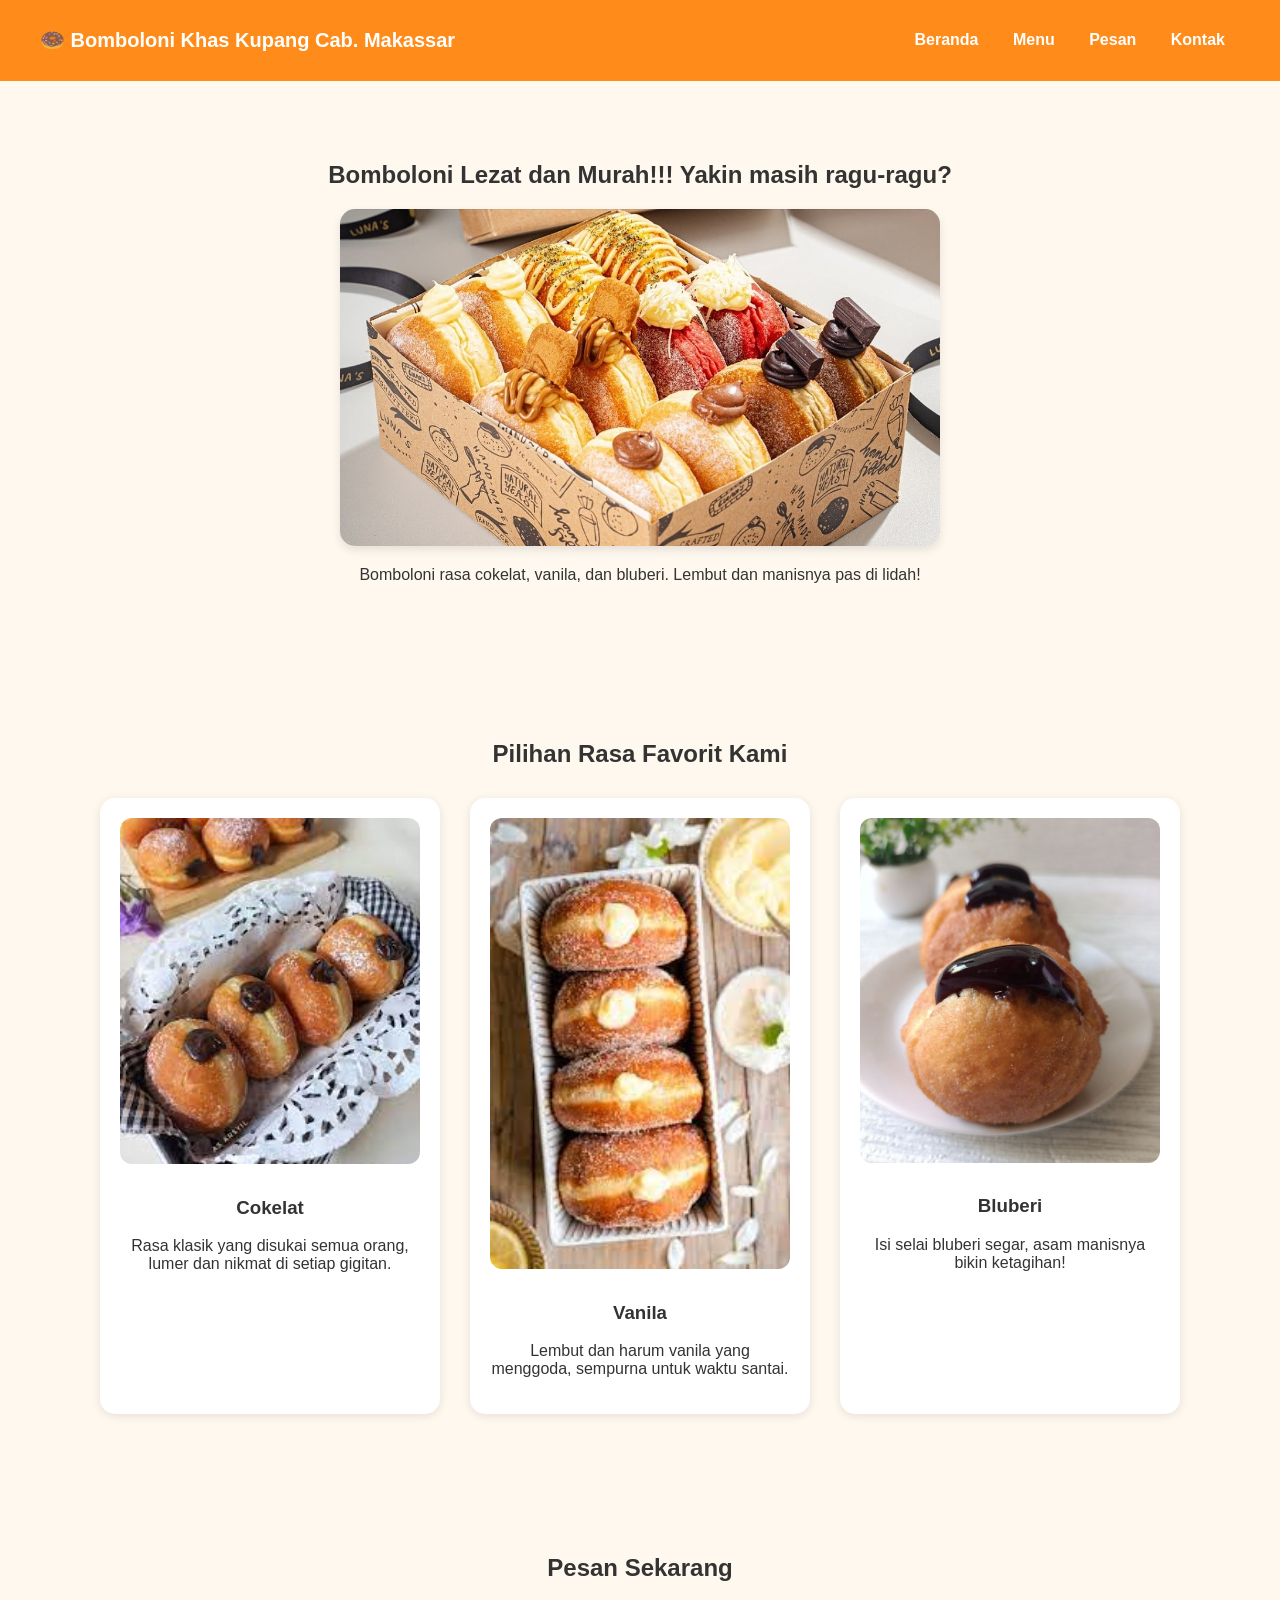
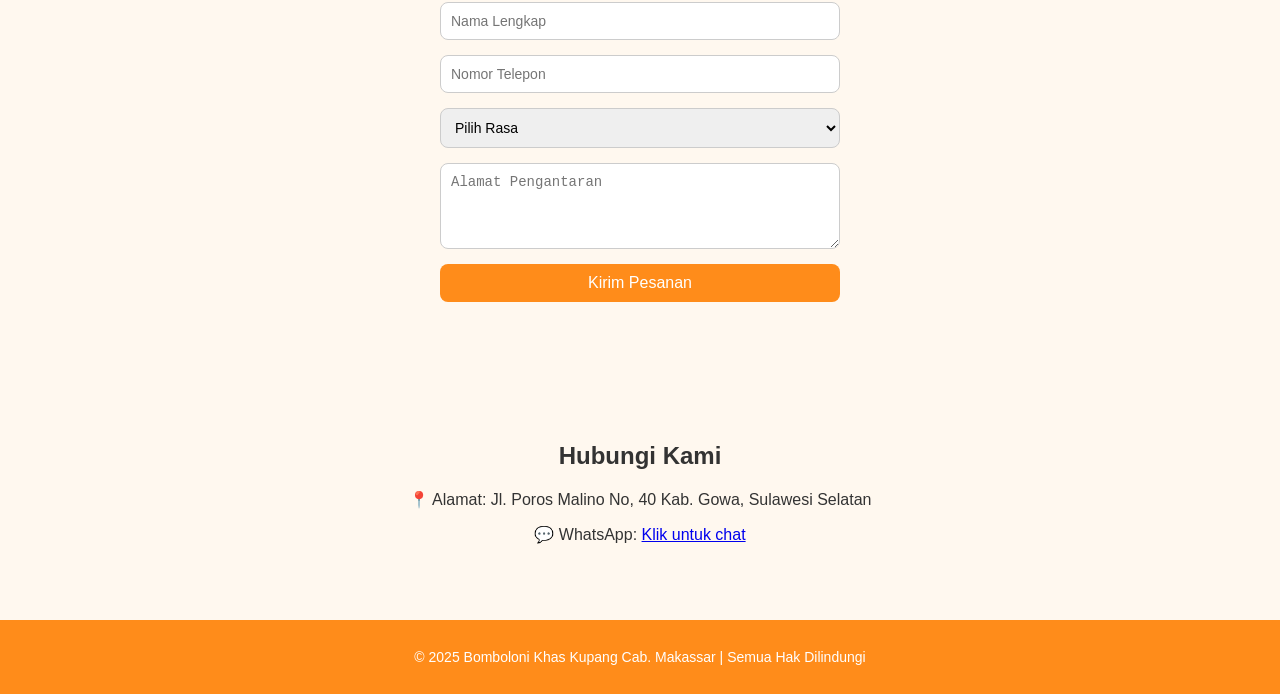
<file: index.html>
<!DOCTYPE html>
<html lang="id">
<head>
  <meta charset="UTF-8">
  <meta name="viewport" content="width=device-width, initial-scale=1.0">
  <title>Bomboloni Khas Kupang Cab. Makassar</title>
  <style>
    body {
      font-family: 'Segoe UI', sans-serif;
      background-color: #fff8ef;
      margin: 0;
      padding: 0;
      color: #333;
    }

    header {
      background-color: #ff8c1a;
      color: white;
      padding: 15px 40px;
      display: flex;
      justify-content: space-between;
      align-items: center;
      position: sticky;
      top: 0;
      z-index: 10;
    }

    header h1 {
      font-size: 20px;
    }

    nav a {
      color: white;
      text-decoration: none;
      margin: 0 15px;
      font-weight: bold;
    }

    nav a:hover {
      text-decoration: underline;
    }

    section {
      padding: 60px 20px;
      text-align: center;
    }

    /* Beranda */
     #beranda img  {
      width: 60%;
      max-width: 600px;
      border-radius: 15px;
      box-shadow: 0 4px 10px rgba(0,0,0,0.1);
    }

    /* Menu */
    .menu-container {
      display: flex;
      justify-content: center;
      flex-wrap: wrap;
      gap: 30px;
      margin-top: 30px;
    }

    .menu-item {
      background: white;
      border-radius: 15px;
      padding: 20px;
      width: 300px;
      box-shadow: 0 2px 10px rgba(0,0,0,0.1);
      transition: transform 0.3s;
    }

    .menu-item:hover {
      transform: scale(1.05);
    }

    .menu-item img {
      width: 100%;
      border-radius: 12px;
      margin-bottom: 10px;
    }

    /* Pesan */
    form {
      max-width: 400px;
      margin: auto;
      display: flex;
      flex-direction: column;
      gap: 15px;
    }

    input, select, textarea {
      padding: 10px;
      border: 1px solid #ccc;
      border-radius: 8px;
      font-size: 14px;
    }

    button {
      background-color: #ff8c1a;
      color: white;
      border: none;
      padding: 10px;
      border-radius: 8px;
      font-size: 16px;
      cursor: pointer;
      transition: background-color 0.3s;
    }

    button:hover {
      background-color: #e67600;
    }

    footer {
      background-color: #ff8c1a;
      color: white;
      text-align: center;
      padding: 15px;
      font-size: 14px;
    }
  </style>
</head>

<body>
  <header>
    <h1>🍩 Bomboloni Khas Kupang Cab. Makassar</h1>
    <nav>
      <a href="#beranda">Beranda</a>
      <a href="#menu">Menu</a>
      <a href="#pesan">Pesan</a>
      <a href="#kontak">Kontak</a>
    </nav>
  </header>

  <!-- BERANDA -->
  <section id="beranda">
    <h2>Bomboloni Lezat dan Murah!!! Yakin masih ragu-ragu?</h2>
    <img src="Bomboloni.jpeg" alt
         onerror="this.onerror=null;this.src='https://via.placeholder.com/600x400?text=Bomboloni';">
    <p>Bomboloni rasa cokelat, vanila, dan bluberi. Lembut dan manisnya pas di lidah!</p>
  </section>

  <!-- MENU -->
  <section id="menu">
    <h2>Pilihan Rasa Favorit Kami</h2>
    <div class="menu-container">
      <div class="menu-item">
        <img src="bomboloni cokelat.jpg" alt="Bomboloni Cokelat"
             onerror="this.onerror=null;this.src='https://via.placeholder.com/400x250?text=Cokelat';">
        <h3>Cokelat</h3>
        <p>Rasa klasik yang disukai semua orang, lumer dan nikmat di setiap gigitan.</p>
      </div>

      <div class="menu-item">
        <img src="bomboloni vanila.jpg" alt="Bomboloni Vanila"
             onerror="this.onerror=null;this.src='https://via.placeholder.com/400x250?text=Vanila';">
        <h3>Vanila</h3>
        <p>Lembut dan harum vanila yang menggoda, sempurna untuk waktu santai.</p>
      </div>

      <div class="menu-item">
        <img src="bomboloni bluberi.jpg" alt="Bomboloni Bluberi"
             onerror="this.onerror=null;this.src='https://via.placeholder.com/400x250?text=Bluberi';">
        <h3>Bluberi</h3>
        <p>Isi selai bluberi segar, asam manisnya bikin ketagihan!</p>
      </div>
    </div>
  </section>

  <!-- PESAN -->
  <section id="pesan">
    <h2>Pesan Sekarang</h2>
    <form onsubmit="return confirm('Pesanan Anda telah dikirim!')">
      <input type="text" placeholder="Nama Lengkap" required>
      <input type="tel" placeholder="Nomor Telepon" required>
      <select required>
        <option value="">Pilih Rasa</option>
        <option value="cokelat">Cokelat</option>
        <option value="vanila">Vanila</option>
        <option value="bluberi">Bluberi</option>
      </select>
      <textarea rows="4" placeholder="Alamat Pengantaran" required></textarea>
      <button type="submit">Kirim Pesanan</button>
    </form>
  </section>

  <!-- KONTAK -->
  <section id="kontak">
    <h2>Hubungi Kami</h2>
    <p>📍 Alamat: Jl. Poros Malino No, 40 Kab. Gowa, Sulawesi Selatan</p>
    <p> 💬 WhatsApp: <a href="https://wa.me/6281355675672" target="_blank">Klik untuk chat</a><br>
  </section>

  <footer>
    <p>© 2025 Bomboloni Khas Kupang Cab. Makassar | Semua Hak Dilindungi</p>
  </footer>

<script>
  // ====== DATA MENU (DINAMIS) ======
  const dataMenu = [
    {
      nama: "Cokelat",
      deskripsi: "Rasa klasik yang disukai semua orang, lumer dan nikmat di setiap gigitan."
    },
    {
      nama: "Vanila",
      deskripsi: "Lembut dan harum vanila yang menggoda, sempurna untuk waktu santai."
    },
    {
      nama: "Bluberi",
      deskripsi: "Isi selai bluberi segar, asam manisnya bikin ketagihan!"
    }
  ];

  // ====== FORM PESAN DINAMIS ======
  const form = document.querySelector("form");

  form.addEventListener("submit", function (e) {
    e.preventDefault(); // cegah reload halaman

    const nama = form.querySelector('input[type="text"]').value;
    const telp = form.querySelector('input[type="tel"]').value;
    const rasa = form.querySelector("select").value;
    const alamat = form.querySelector("textarea").value;

    if (!nama || !telp || !rasa || !alamat) {
      alert("Mohon lengkapi semua data!");
      return;
    }

    // Ringkasan pesanan (DINAMIS)
    alert(
      "Pesanan Berhasil!\n\n" +
      "Nama: " + nama + "\n" +
      "Rasa: " + rasa + "\n" +
      "Alamat: " + alamat
    );

    // Kirim otomatis ke WhatsApp
    const pesanWA = 
      `Halo, saya ${nama}%0A` +
      `Pesan Bomboloni rasa ${rasa}%0A` +
      `Alamat: ${alamat}%0A` +
      `No HP: ${telp}`;

    window.open(
      "https://wa.me/6281355675672?text=" + pesanWA,
      "_blank"
    );

    form.reset(); // kosongkan form
  });

  // ====== NAVIGASI HALUS (SMOOTH SCROLL) ======
  document.querySelectorAll("nav a").forEach(link => {
    link.addEventListener("click", function (e) {
      e.preventDefault();
      const target = document.querySelector(this.getAttribute("href"));
      target.scrollIntoView({ behavior: "smooth" });
    });
  });
</script>

</body>
</html>
</file>
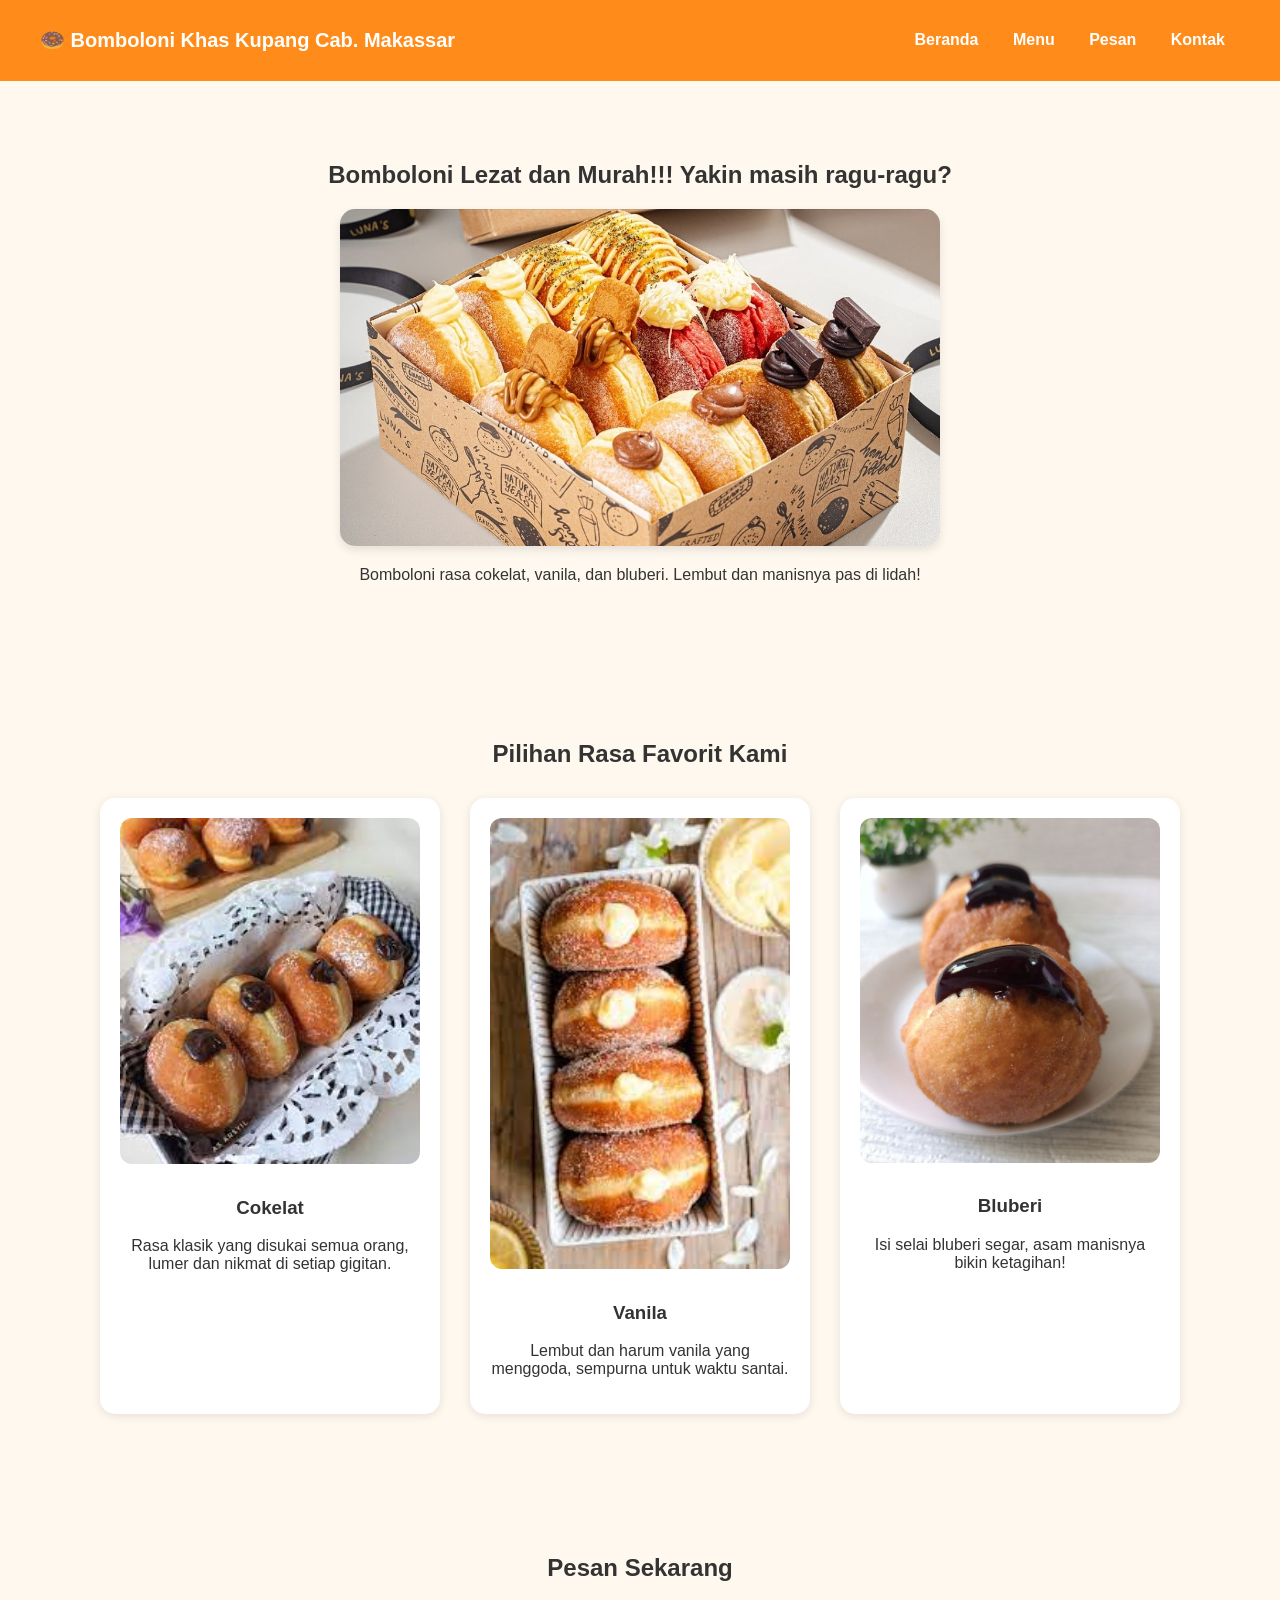
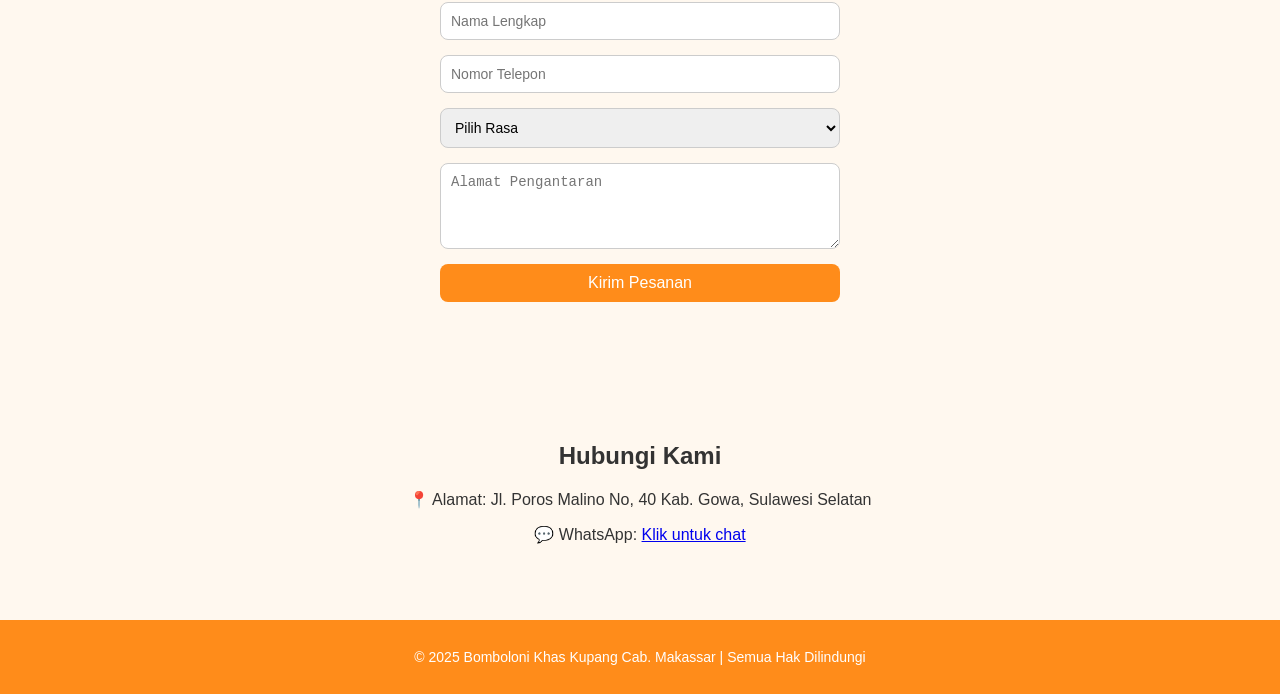
<file: kk.html>
<!DOCTYPE html>
<html lang="id">
<head>
  <meta charset="UTF-8">
  <meta name="viewport" content="width=device-width, initial-scale=1.0">
  <title>Bomboloni Khas Kupang Cab. Makassar</title>
  <style>
    body {
      font-family: 'Segoe UI', sans-serif;
      background-color: #fff8ef;
      margin: 0;
      padding: 0;
      color: #333;
    }

    header {
      background-color: #ff8c1a;
      color: white;
      padding: 15px 40px;
      display: flex;
      justify-content: space-between;
      align-items: center;
      position: sticky;
      top: 0;
      z-index: 10;
    }

    header h1 {
      font-size: 20px;
    }

    nav a {
      color: white;
      text-decoration: none;
      margin: 0 15px;
      font-weight: bold;
    }

    nav a:hover {
      text-decoration: underline;
    }

    section {
      padding: 60px 20px;
      text-align: center;
    }

    /* Beranda */
     #beranda img  {
      width: 60%;
      max-width: 600px;
      border-radius: 15px;
      box-shadow: 0 4px 10px rgba(0,0,0,0.1);
    }

    /* Menu */
    .menu-container {
      display: flex;
      justify-content: center;
      flex-wrap: wrap;
      gap: 30px;
      margin-top: 30px;
    }

    .menu-item {
      background: white;
      border-radius: 15px;
      padding: 20px;
      width: 300px;
      box-shadow: 0 2px 10px rgba(0,0,0,0.1);
      transition: transform 0.3s;
    }

    .menu-item:hover {
      transform: scale(1.05);
    }

    .menu-item img {
      width: 100%;
      border-radius: 12px;
      margin-bottom: 10px;
    }

    /* Pesan */
    form {
      max-width: 400px;
      margin: auto;
      display: flex;
      flex-direction: column;
      gap: 15px;
    }

    input, select, textarea {
      padding: 10px;
      border: 1px solid #ccc;
      border-radius: 8px;
      font-size: 14px;
    }

    button {
      background-color: #ff8c1a;
      color: white;
      border: none;
      padding: 10px;
      border-radius: 8px;
      font-size: 16px;
      cursor: pointer;
      transition: background-color 0.3s;
    }

    button:hover {
      background-color: #e67600;
    }

    footer {
      background-color: #ff8c1a;
      color: white;
      text-align: center;
      padding: 15px;
      font-size: 14px;
    }
  </style>
</head>

<body>
  <header>
    <h1>🍩 Bomboloni Khas Kupang Cab. Makassar</h1>
    <nav>
      <a href="#beranda">Beranda</a>
      <a href="#menu">Menu</a>
      <a href="#pesan">Pesan</a>
      <a href="#kontak">Kontak</a>
    </nav>
  </header>

  <!-- BERANDA -->
  <section id="beranda">
    <h2>Bomboloni Lezat dan Murah!!! Yakin masih ragu-ragu?</h2>
    <img src="Bomboloni.jpeg" alt
         onerror="this.onerror=null;this.src='https://via.placeholder.com/600x400?text=Bomboloni';">
    <p>Bomboloni rasa cokelat, vanila, dan bluberi. Lembut dan manisnya pas di lidah!</p>
  </section>

  <!-- MENU -->
  <section id="menu">
    <h2>Pilihan Rasa Favorit Kami</h2>
    <div class="menu-container">
      <div class="menu-item">
        <img src="bomboloni cokelat.jpg" alt="Bomboloni Cokelat"
             onerror="this.onerror=null;this.src='https://via.placeholder.com/400x250?text=Cokelat';">
        <h3>Cokelat</h3>
        <p>Rasa klasik yang disukai semua orang, lumer dan nikmat di setiap gigitan.</p>
      </div>

      <div class="menu-item">
        <img src="bomboloni vanila.jpg" alt="Bomboloni Vanila"
             onerror="this.onerror=null;this.src='https://via.placeholder.com/400x250?text=Vanila';">
        <h3>Vanila</h3>
        <p>Lembut dan harum vanila yang menggoda, sempurna untuk waktu santai.</p>
      </div>

      <div class="menu-item">
        <img src="bomboloni bluberi.jpg" alt="Bomboloni Bluberi"
             onerror="this.onerror=null;this.src='https://via.placeholder.com/400x250?text=Bluberi';">
        <h3>Bluberi</h3>
        <p>Isi selai bluberi segar, asam manisnya bikin ketagihan!</p>
      </div>
    </div>
  </section>

  <!-- PESAN -->
  <section id="pesan">
    <h2>Pesan Sekarang</h2>
    <form onsubmit="return confirm('Pesanan Anda telah dikirim!')">
      <input type="text" placeholder="Nama Lengkap" required>
      <input type="tel" placeholder="Nomor Telepon" required>
      <select required>
        <option value="">Pilih Rasa</option>
        <option value="cokelat">Cokelat</option>
        <option value="vanila">Vanila</option>
        <option value="bluberi">Bluberi</option>
      </select>
      <textarea rows="4" placeholder="Alamat Pengantaran" required></textarea>
      <button type="submit">Kirim Pesanan</button>
    </form>
  </section>

  <!-- KONTAK -->
  <section id="kontak">
    <h2>Hubungi Kami</h2>
    <p>📍 Alamat: Jl. Poros Malino No, 40 Kab. Gowa, Sulawesi Selatan</p>
    <p> 💬 WhatsApp: <a href="https://wa.me/6281355675672" target="_blank">Klik untuk chat</a><br>
  </section>

  <footer>
    <p>© 2025 Bomboloni Khas Kupang Cab. Makassar | Semua Hak Dilindungi</p>
  </footer>

<script>
  // ====== DATA MENU (DINAMIS) ======
  const dataMenu = [
    {
      nama: "Cokelat",
      deskripsi: "Rasa klasik yang disukai semua orang, lumer dan nikmat di setiap gigitan."
    },
    {
      nama: "Vanila",
      deskripsi: "Lembut dan harum vanila yang menggoda, sempurna untuk waktu santai."
    },
    {
      nama: "Bluberi",
      deskripsi: "Isi selai bluberi segar, asam manisnya bikin ketagihan!"
    }
  ];

  // ====== FORM PESAN DINAMIS ======
  const form = document.querySelector("form");

  form.addEventListener("submit", function (e) {
    e.preventDefault(); // cegah reload halaman

    const nama = form.querySelector('input[type="text"]').value;
    const telp = form.querySelector('input[type="tel"]').value;
    const rasa = form.querySelector("select").value;
    const alamat = form.querySelector("textarea").value;

    if (!nama || !telp || !rasa || !alamat) {
      alert("Mohon lengkapi semua data!");
      return;
    }

    // Ringkasan pesanan (DINAMIS)
    alert(
      "Pesanan Berhasil!\n\n" +
      "Nama: " + nama + "\n" +
      "Rasa: " + rasa + "\n" +
      "Alamat: " + alamat
    );

    // Kirim otomatis ke WhatsApp
    const pesanWA = 
      `Halo, saya ${nama}%0A` +
      `Pesan Bomboloni rasa ${rasa}%0A` +
      `Alamat: ${alamat}%0A` +
      `No HP: ${telp}`;

    window.open(
      "https://wa.me/6281355675672?text=" + pesanWA,
      "_blank"
    );

    form.reset(); // kosongkan form
  });

  // ====== NAVIGASI HALUS (SMOOTH SCROLL) ======
  document.querySelectorAll("nav a").forEach(link => {
    link.addEventListener("click", function (e) {
      e.preventDefault();
      const target = document.querySelector(this.getAttribute("href"));
      target.scrollIntoView({ behavior: "smooth" });
    });
  });
</script>

</body>
</html>
</file>
